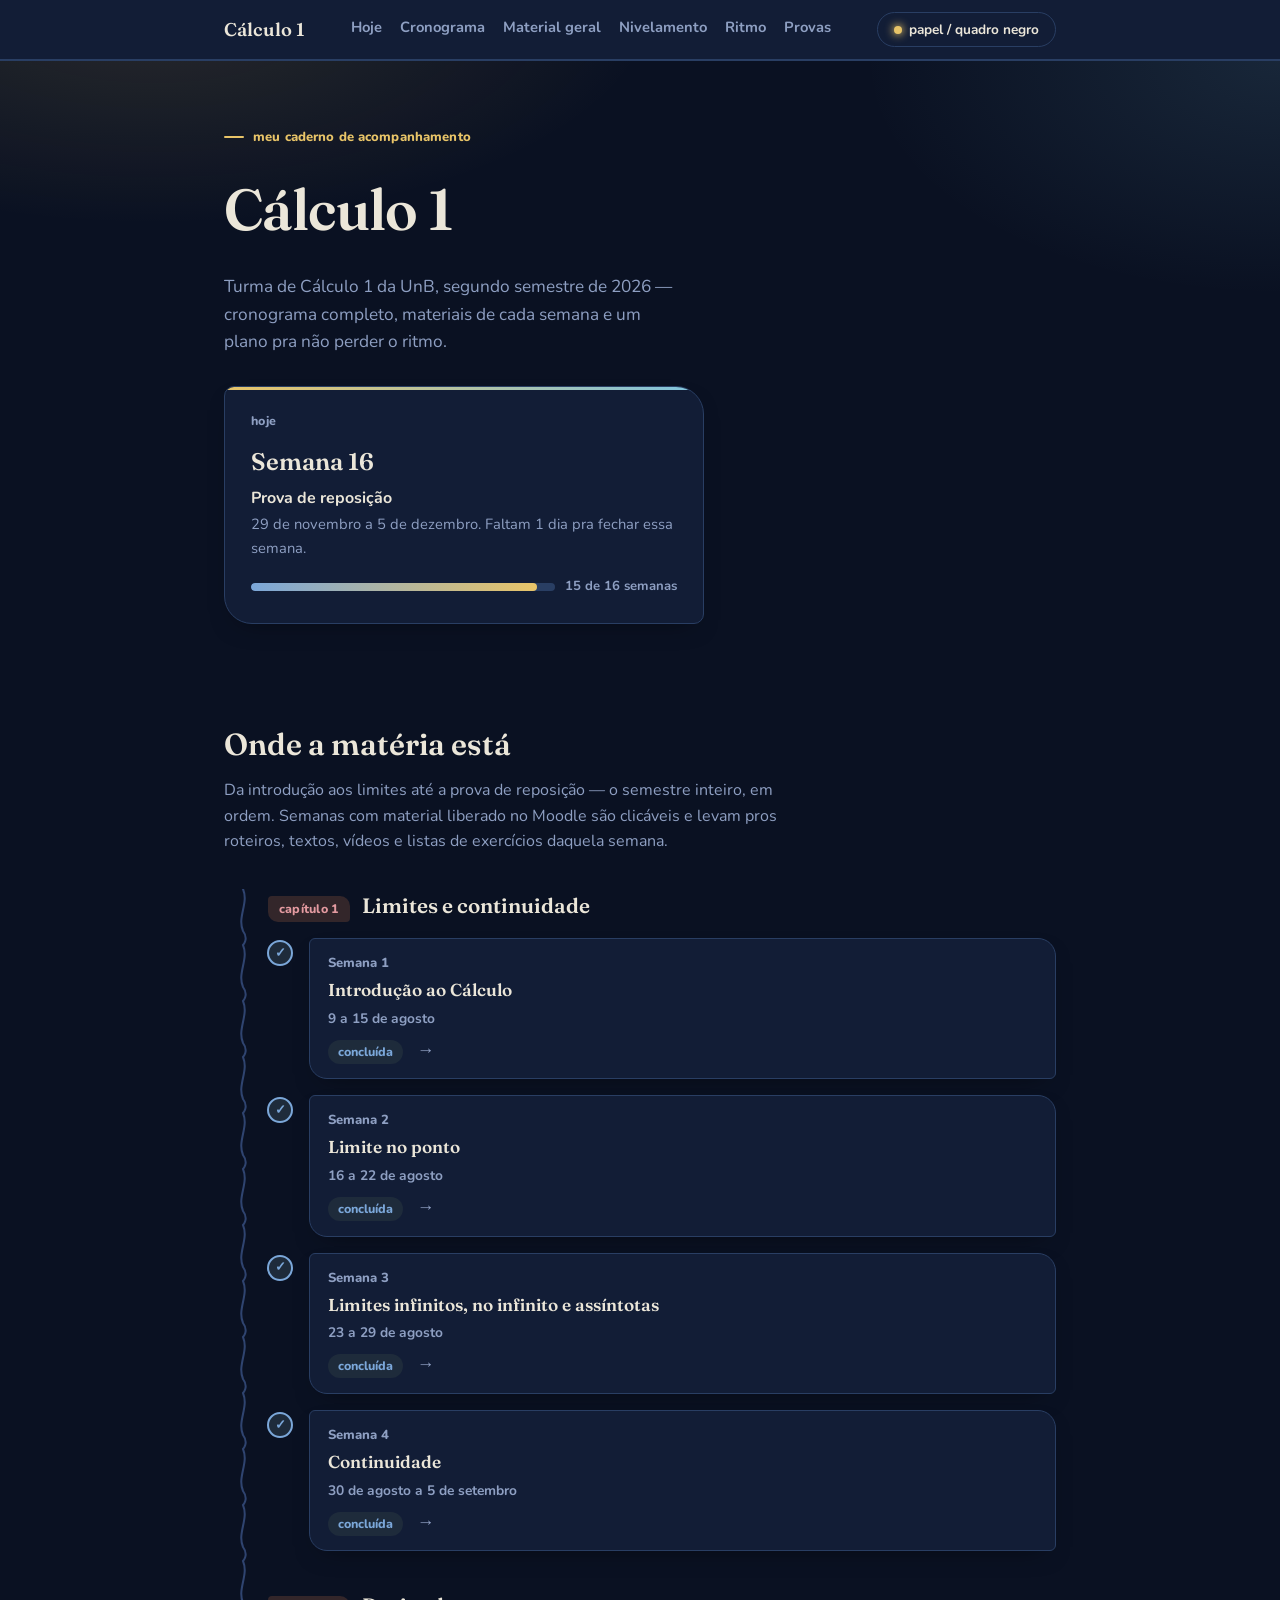
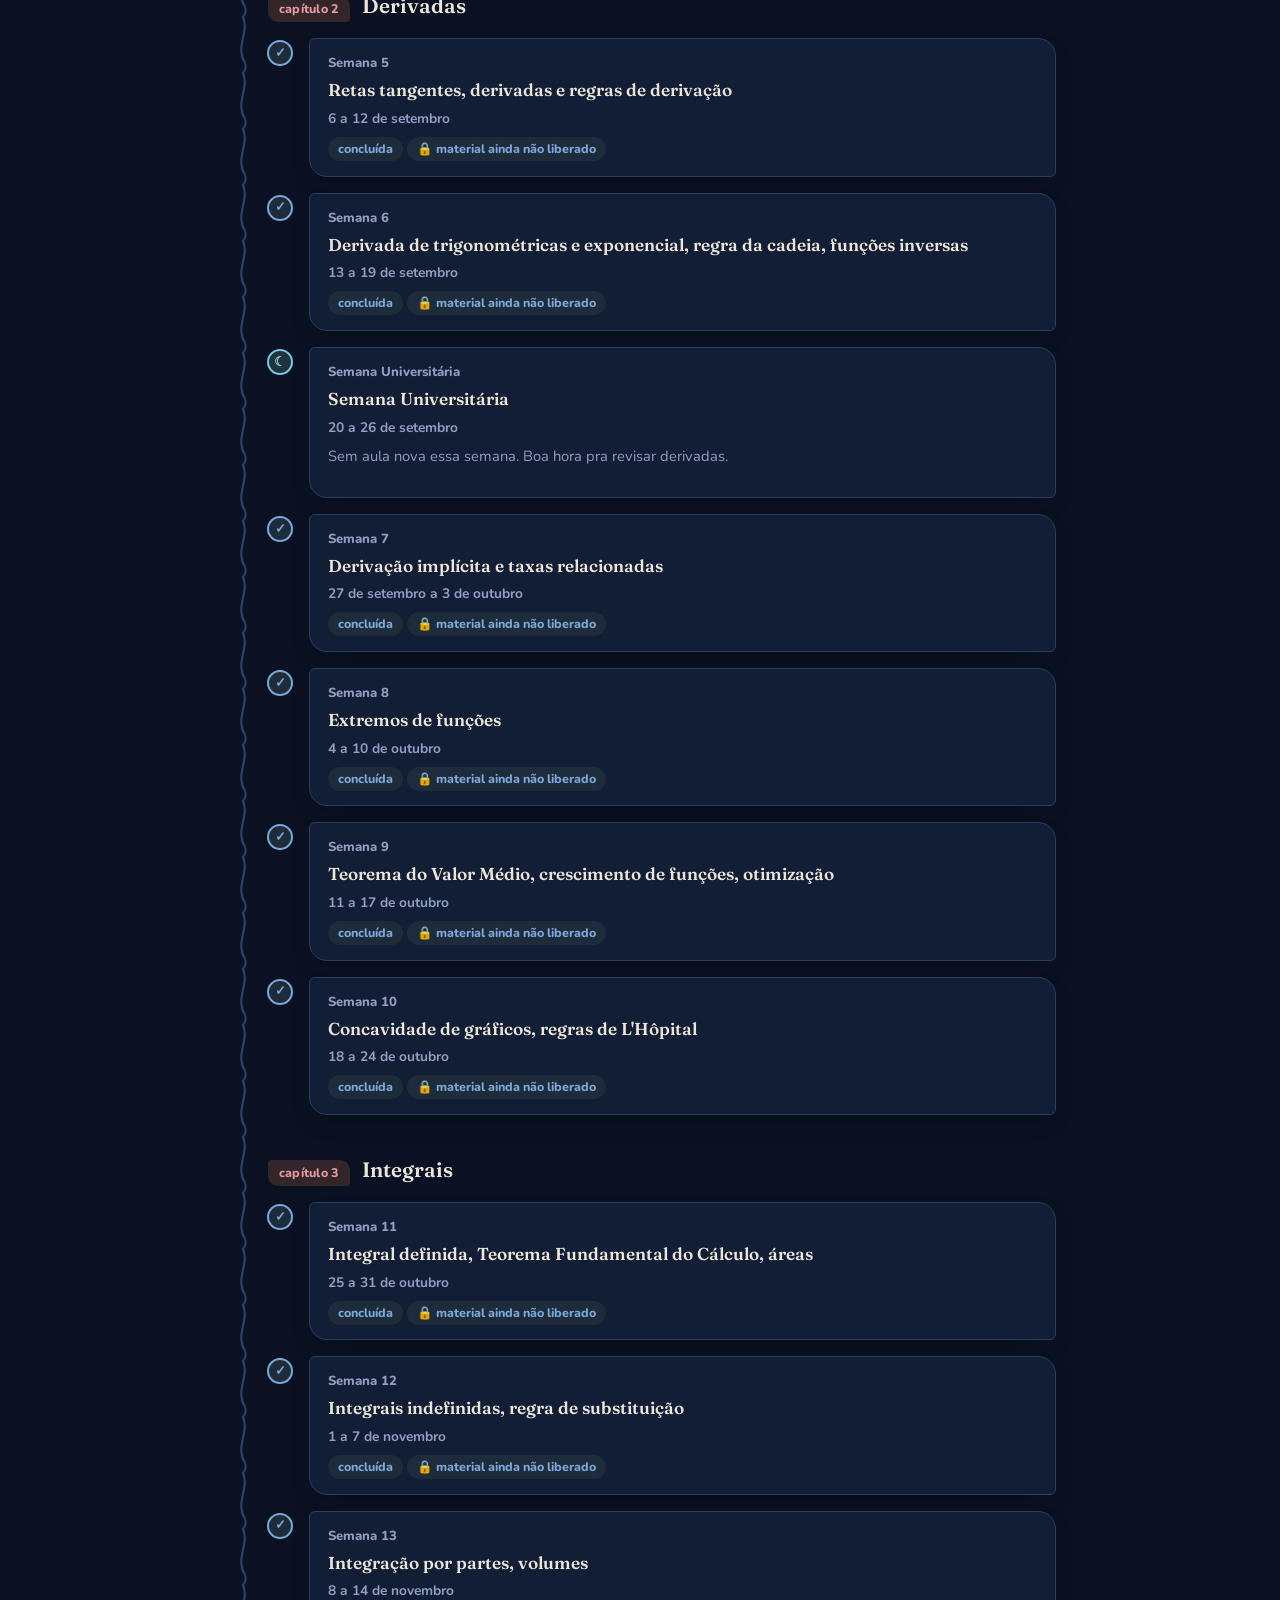
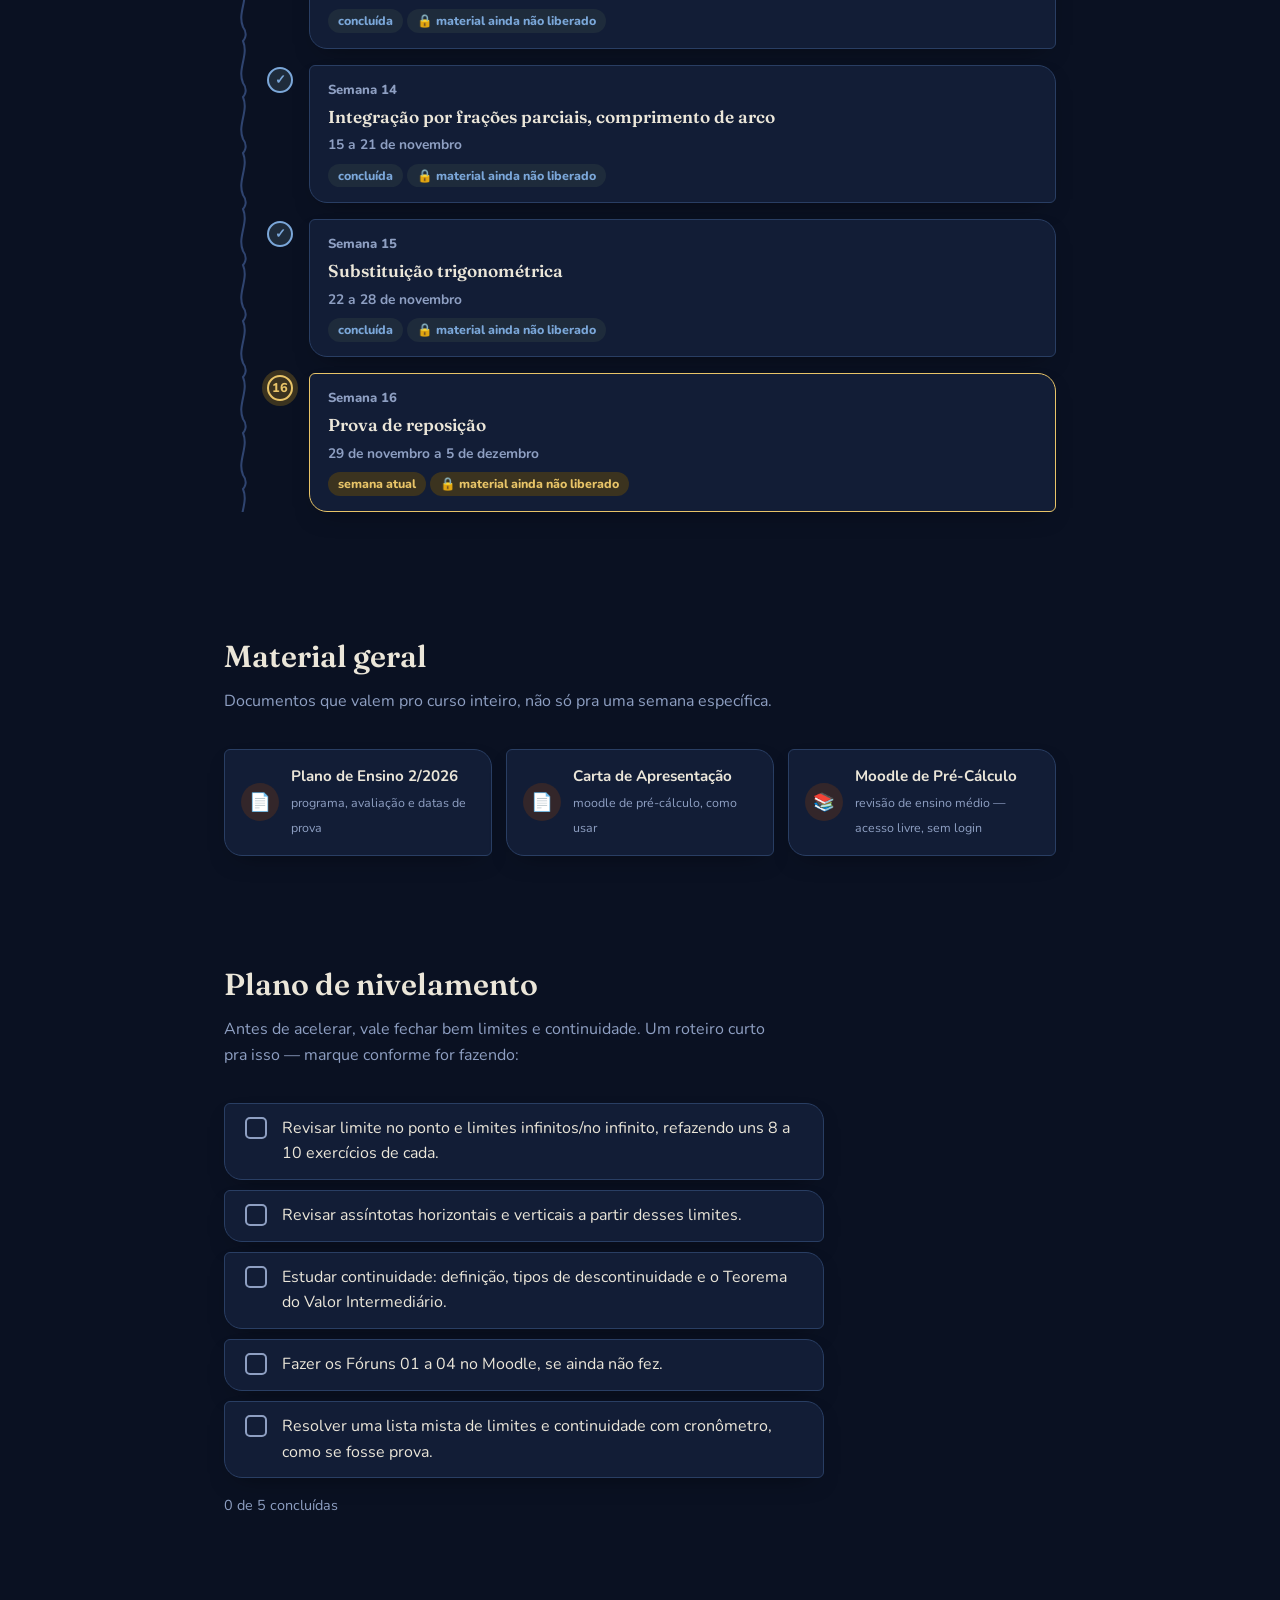
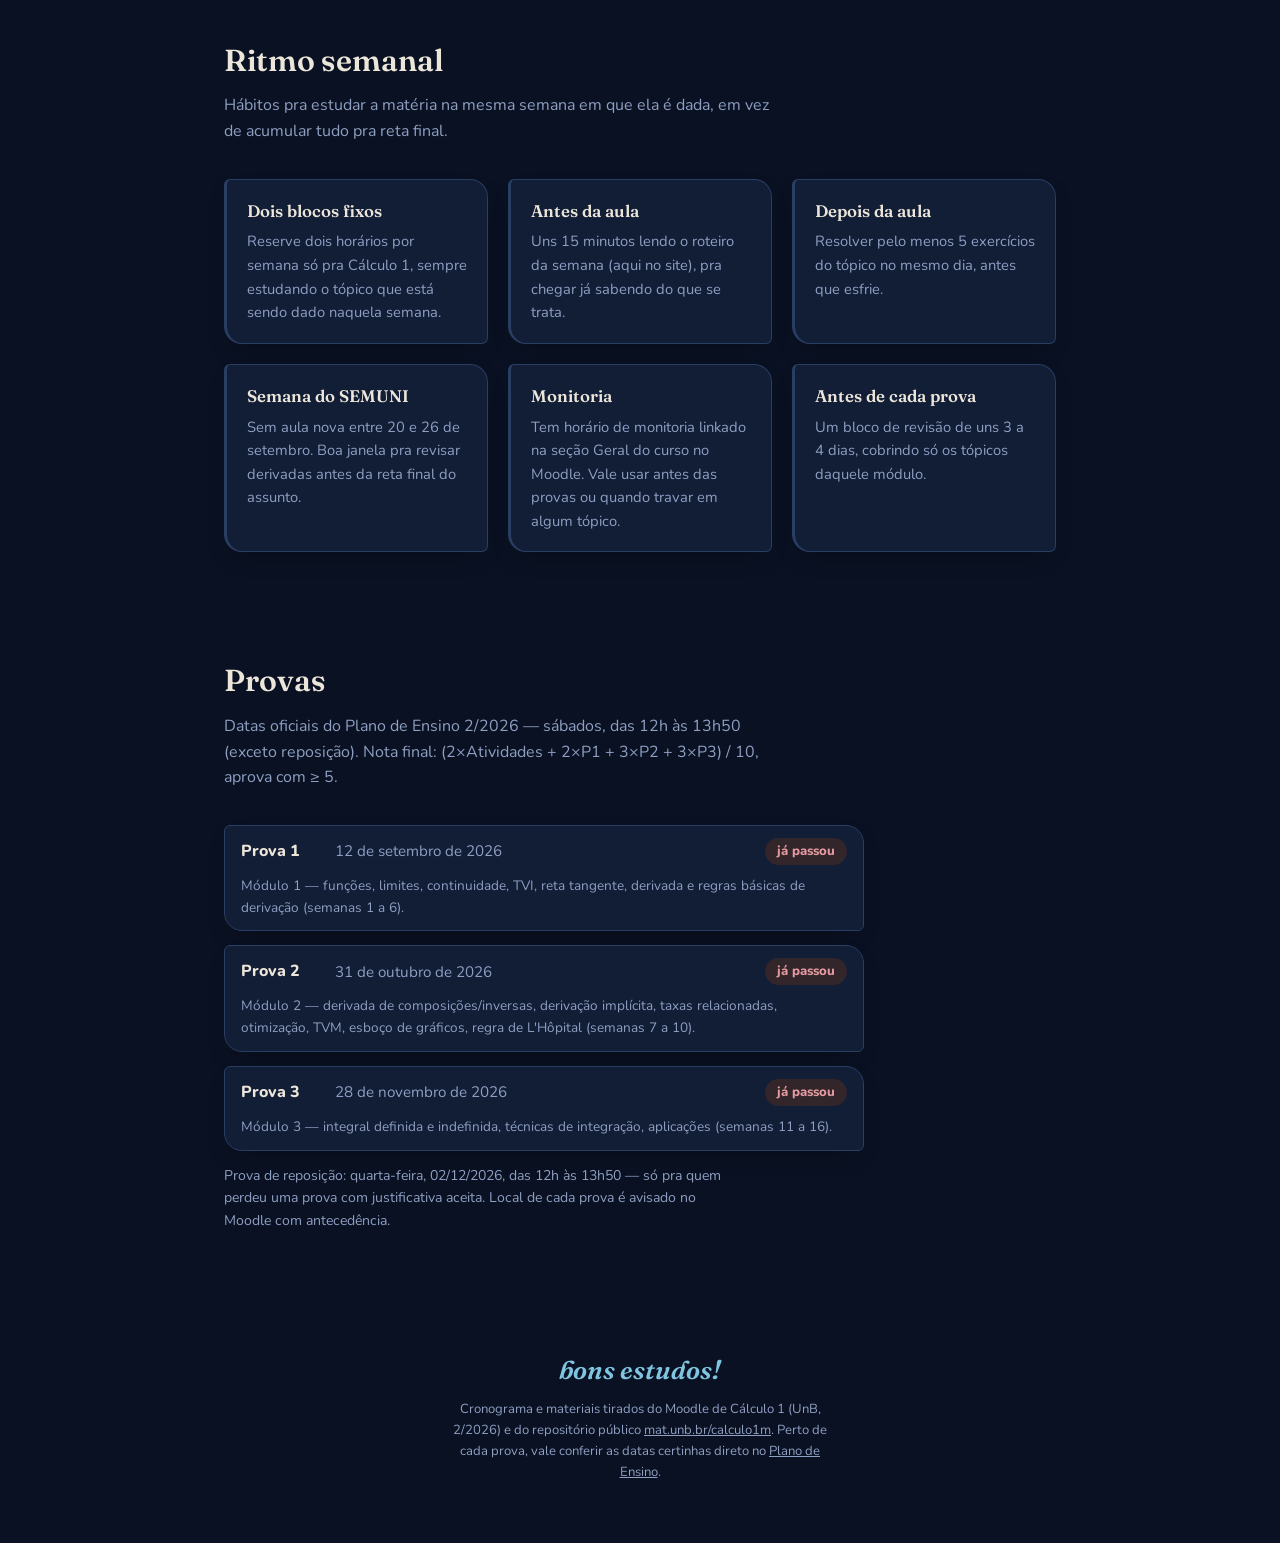
<file: index.html>
<!DOCTYPE html>
<html lang="pt-BR">
<head>
<meta charset="UTF-8">
<meta name="viewport" content="width=device-width, initial-scale=1.0">
<title>Cálculo 1 — caderno de acompanhamento</title>
<meta name="description" content="Cronograma, plano de estudo e materiais do curso de Cálculo 1 da UnB, 2º semestre de 2026.">
<link rel="icon" href="data:image/svg+xml,%3Csvg xmlns='http://www.w3.org/2000/svg' viewBox='0 0 100 100'%3E%3Ctext y='.9em' font-size='90'%3E%E2%88%AB%3C/text%3E%3C/svg%3E">
<link rel="preconnect" href="https://fonts.googleapis.com">
<link rel="preconnect" href="https://fonts.gstatic.com" crossorigin>
<link href="https://fonts.googleapis.com/css2?family=Caveat:wght@500;700&family=Fraunces:opsz,wght@9..144,500;9..144,600;9..144,700&family=Nunito:wght@400;600;700;800&display=swap" rel="stylesheet">
<link rel="stylesheet" href="style.css">
</head>
<body>

<div class="topbar">
  <div class="wrap">
    <a class="brand" href="index.html">Cálculo 1</a>
    <nav class="navlinks">
      <a href="#hoje">Hoje</a>
      <a href="#cronograma">Cronograma</a>
      <a href="#geral">Material geral</a>
      <a href="#nivelamento">Nivelamento</a>
      <a href="#ritmo">Ritmo</a>
      <a href="#provas">Provas</a>
    </nav>
    <button class="theme-toggle" id="themeToggle" type="button" aria-label="Alternar entre papel e quadro negro">papel / quadro negro</button>
  </div>
</div>

<header class="hero" id="hoje">
  <div class="wrap">
    <span class="hero-tag">meu caderno de acompanhamento</span>
    <h1>Cálculo 1</h1>
    <p class="sub">Turma de Cálculo 1 da UnB, segundo semestre de 2026 — cronograma completo, materiais de cada semana e um plano pra não perder o ritmo.</p>

    <div class="status-card" id="statusCard">
      <p class="status-eyebrow">hoje</p>
      <p class="status-week" id="statusWeek">carregando…</p>
      <p class="status-topic" id="statusTopic"></p>
      <p class="status-when" id="statusWhen"></p>
      <div class="progress-row">
        <div class="progress-track"><div class="progress-fill" id="progressFill"></div></div>
        <span class="progress-label" id="progressLabel"></span>
      </div>
    </div>
  </div>
</header>

<main class="wrap">

  <section id="cronograma">
    <div class="section-head">
      <h2>Onde a matéria está</h2>
      <p>Da introdução aos limites até a prova de reposição — o semestre inteiro, em ordem. Semanas com material liberado no Moodle são clicáveis e levam pros roteiros, textos, vídeos e listas de exercícios daquela semana.</p>
    </div>

    <div class="timeline-scroll">
      <ol class="timeline" id="timeline"></ol>
    </div>
  </section>

  <section id="geral">
    <div class="section-head">
      <h2>Material geral</h2>
      <p>Documentos que valem pro curso inteiro, não só pra uma semana específica.</p>
    </div>
    <div class="file-grid">
      <a class="file-card" href="materiais/geral/plano-de-ensino.pdf" target="_blank" rel="noopener">
        <span class="file-icon">📄</span>
        <span class="file-meta">
          <span class="file-title">Plano de Ensino 2/2026</span>
          <span class="file-sub">programa, avaliação e datas de prova</span>
        </span>
      </a>
      <a class="file-card" href="materiais/geral/carta-apresentacao.pdf" target="_blank" rel="noopener">
        <span class="file-icon">📄</span>
        <span class="file-meta">
          <span class="file-title">Carta de Apresentação</span>
          <span class="file-sub">moodle de pré-cálculo, como usar</span>
        </span>
      </a>
      <a class="file-card" href="https://moodle.mat.unb.br/course/view.php?id=92" target="_blank" rel="noopener">
        <span class="file-icon">📚</span>
        <span class="file-meta">
          <span class="file-title">Moodle de Pré-Cálculo</span>
          <span class="file-sub">revisão de ensino médio — acesso livre, sem login</span>
        </span>
      </a>
    </div>
  </section>

  <section id="nivelamento">
    <div class="section-head">
      <h2>Plano de nivelamento</h2>
      <p>Antes de acelerar, vale fechar bem limites e continuidade. Um roteiro curto pra isso — marque conforme for fazendo:</p>
    </div>
    <ul class="checklist" id="checklist">
      <li><input type="checkbox" id="c1"><label for="c1">Revisar limite no ponto e limites infinitos/no infinito, refazendo uns 8 a 10 exercícios de cada.</label></li>
      <li><input type="checkbox" id="c2"><label for="c2">Revisar assíntotas horizontais e verticais a partir desses limites.</label></li>
      <li><input type="checkbox" id="c3"><label for="c3">Estudar continuidade: definição, tipos de descontinuidade e o Teorema do Valor Intermediário.</label></li>
      <li><input type="checkbox" id="c4"><label for="c4">Fazer os Fóruns 01 a 04 no Moodle, se ainda não fez.</label></li>
      <li><input type="checkbox" id="c5"><label for="c5">Resolver uma lista mista de limites e continuidade com cronômetro, como se fosse prova.</label></li>
    </ul>
    <p class="nivel-progress" id="nivelProgress"></p>
  </section>

  <section id="ritmo">
    <div class="section-head">
      <h2>Ritmo semanal</h2>
      <p>Hábitos pra estudar a matéria na mesma semana em que ela é dada, em vez de acumular tudo pra reta final.</p>
    </div>
    <div class="cards-grid">
      <div class="habit-card">
        <h3>Dois blocos fixos</h3>
        <p>Reserve dois horários por semana só pra Cálculo 1, sempre estudando o tópico que está sendo dado naquela semana.</p>
      </div>
      <div class="habit-card">
        <h3>Antes da aula</h3>
        <p>Uns 15 minutos lendo o roteiro da semana (aqui no site), pra chegar já sabendo do que se trata.</p>
      </div>
      <div class="habit-card">
        <h3>Depois da aula</h3>
        <p>Resolver pelo menos 5 exercícios do tópico no mesmo dia, antes que esfrie.</p>
      </div>
      <div class="habit-card">
        <h3>Semana do SEMUNI</h3>
        <p>Sem aula nova entre 20 e 26 de setembro. Boa janela pra revisar derivadas antes da reta final do assunto.</p>
      </div>
      <div class="habit-card">
        <h3>Monitoria</h3>
        <p>Tem horário de monitoria linkado na seção Geral do curso no Moodle. Vale usar antes das provas ou quando travar em algum tópico.</p>
      </div>
      <div class="habit-card">
        <h3>Antes de cada prova</h3>
        <p>Um bloco de revisão de uns 3 a 4 dias, cobrindo só os tópicos daquele módulo.</p>
      </div>
    </div>
  </section>

  <section id="provas">
    <div class="section-head">
      <h2>Provas</h2>
      <p>Datas oficiais do Plano de Ensino 2/2026 — sábados, das 12h às 13h50 (exceto reposição). Nota final: (2×Atividades + 2×P1 + 3×P2 + 3×P3) / 10, aprova com ≥ 5.</p>
    </div>
    <div class="exam-list" id="examList">
      <div class="exam-row" data-exam="p1" data-date="2026-09-12">
        <span class="exam-name">Prova 1</span>
        <span class="exam-date">12 de setembro de 2026</span>
        <span class="exam-chip"></span>
        <span class="exam-covers">Módulo 1 — funções, limites, continuidade, TVI, reta tangente, derivada e regras básicas de derivação (semanas 1 a 6).</span>
      </div>
      <div class="exam-row" data-exam="p2" data-date="2026-10-31">
        <span class="exam-name">Prova 2</span>
        <span class="exam-date">31 de outubro de 2026</span>
        <span class="exam-chip"></span>
        <span class="exam-covers">Módulo 2 — derivada de composições/inversas, derivação implícita, taxas relacionadas, otimização, TVM, esboço de gráficos, regra de L'Hôpital (semanas 7 a 10).</span>
      </div>
      <div class="exam-row" data-exam="p3" data-date="2026-11-28">
        <span class="exam-name">Prova 3</span>
        <span class="exam-date">28 de novembro de 2026</span>
        <span class="exam-chip"></span>
        <span class="exam-covers">Módulo 3 — integral definida e indefinida, técnicas de integração, aplicações (semanas 11 a 16).</span>
      </div>
    </div>
    <p class="exam-hint">Prova de reposição: quarta-feira, 02/12/2026, das 12h às 13h50 — só pra quem perdeu uma prova com justificativa aceita. Local de cada prova é avisado no Moodle com antecedência.</p>
  </section>

</main>

<footer>
  <p class="hand">bons estudos!</p>
  <p>Cronograma e materiais tirados do Moodle de Cálculo 1 (UnB, 2/2026) e do repositório público <a href="http://mat.unb.br/calculo1m/" target="_blank" rel="noopener">mat.unb.br/calculo1m</a>. Perto de cada prova, vale conferir as datas certinhas direto no <a href="materiais/geral/plano-de-ensino.pdf" target="_blank" rel="noopener">Plano de Ensino</a>.</p>
</footer>

<script>
  // cronograma do Moodle (Cálculo 1, UnB 2/2026) — datas em ISO pra calcular o status sozinho
  const CHAPTERS = [
    { tag: 'capítulo 1', title: 'Limites e continuidade', from: 1, to: 4 },
    { tag: 'capítulo 2', title: 'Derivadas', from: 5, to: 10 },
    { tag: 'capítulo 3', title: 'Integrais', from: 11, to: 16 },
  ];

  // semanas com material liberado no Moodle e página própria neste site
  const UNLOCKED_WEEKS = [1, 2, 3, 4];

  const WEEKS = [
    { n:1, start:'2026-08-09', end:'2026-08-15', title:'Introdução ao Cálculo' },
    { n:2, start:'2026-08-16', end:'2026-08-22', title:'Limite no ponto' },
    { n:3, start:'2026-08-23', end:'2026-08-29', title:'Limites infinitos, no infinito e assíntotas' },
    { n:4, start:'2026-08-30', end:'2026-09-05', title:'Continuidade' },
    { n:5, start:'2026-09-06', end:'2026-09-12', title:'Retas tangentes, derivadas e regras de derivação' },
    { n:6, start:'2026-09-13', end:'2026-09-19', title:'Derivada de trigonométricas e exponencial, regra da cadeia, funções inversas' },
    { n:null, start:'2026-09-20', end:'2026-09-26', title:'Semana Universitária', break:true, note:'Sem aula nova essa semana. Boa hora pra revisar derivadas.' },
    { n:7, start:'2026-09-27', end:'2026-10-03', title:'Derivação implícita e taxas relacionadas' },
    { n:8, start:'2026-10-04', end:'2026-10-10', title:'Extremos de funções' },
    { n:9, start:'2026-10-11', end:'2026-10-17', title:'Teorema do Valor Médio, crescimento de funções, otimização' },
    { n:10, start:'2026-10-18', end:'2026-10-24', title:'Concavidade de gráficos, regras de L\'Hôpital' },
    { n:11, start:'2026-10-25', end:'2026-10-31', title:'Integral definida, Teorema Fundamental do Cálculo, áreas' },
    { n:12, start:'2026-11-01', end:'2026-11-07', title:'Integrais indefinidas, regra de substituição' },
    { n:13, start:'2026-11-08', end:'2026-11-14', title:'Integração por partes, volumes' },
    { n:14, start:'2026-11-15', end:'2026-11-21', title:'Integração por frações parciais, comprimento de arco' },
    { n:15, start:'2026-11-22', end:'2026-11-28', title:'Substituição trigonométrica' },
    { n:16, start:'2026-11-29', end:'2026-12-05', title:'Prova de reposição' },
  ];

  function fmt(d){ return `${d.getDate()} de ${['janeiro','fevereiro','março','abril','maio','junho','julho','agosto','setembro','outubro','novembro','dezembro'][d.getMonth()]}`; }
  function fmtRange(s,e){
    const a = new Date(s+'T00:00:00'), b = new Date(e+'T00:00:00');
    if(a.getMonth() === b.getMonth()) return `${a.getDate()} a ${fmt(b)}`;
    return `${fmt(a)} a ${fmt(b)}`;
  }
  function statusOf(w, today){
    const s = new Date(w.start+'T00:00:00'), e = new Date(w.end+'T23:59:59');
    if(today < s) return 'upcoming';
    if(today > e) return 'done';
    return 'current';
  }

  function render(){
    const today = new Date();
    const timeline = document.getElementById('timeline');
    timeline.innerHTML = '';

    let currentWeek = null;
    let doneCount = 0;

    WEEKS.forEach(w => {
      const startsChapter = CHAPTERS.find(ch => w.n === ch.from);
      if(startsChapter){
        const chapterEl = document.createElement('li');
        chapterEl.className = 'chapter';
        chapterEl.innerHTML = `<span class="chapter-tag">${startsChapter.tag}</span><h3>${startsChapter.title}</h3>`;
        timeline.appendChild(chapterEl);
      }
      appendWeek(w);
    });

    function appendWeek(w){
      const st = statusOf(w, today);
      if(st === 'done' && !w.break) doneCount++;
      if(st === 'current') currentWeek = w;

      const unlocked = w.n !== null && UNLOCKED_WEEKS.includes(w.n);
      const li = document.createElement('li');
      li.className = 'week-node is-' + (w.break ? 'break' : st);

      const cardTag = unlocked ? 'a' : 'div';
      const cardHref = unlocked ? ` href="semanas/semana-${w.n}.html"` : '';

      let tagHtml = '';
      if(st==='done' && !w.break) tagHtml = '<span class="week-tag">concluída</span>';
      if(st==='current') tagHtml = `<span class="week-tag">${w.break ? 'semana atual' : 'semana atual'}</span>`;
      if(!unlocked && w.n !== null) tagHtml += ' <span class="week-tag is-locked">🔒 material ainda não liberado</span>';

      li.innerHTML = `
        <span class="node-dot">${w.break ? '☾' : (st==='done' ? '✓' : (w.n ?? ''))}</span>
        <${cardTag} class="week-card"${cardHref}>
          <p class="week-label">${w.break ? 'Semana Universitária' : ('Semana ' + w.n)}</p>
          <h4 class="week-title">${w.title}</h4>
          <p class="week-when">${fmtRange(w.start, w.end)}</p>
          ${tagHtml}
          ${w.break ? `<p class="week-note">${w.note}</p>` : ''}
          ${unlocked ? '<span class="week-arrow">→</span>' : ''}
        </${cardTag}>`;
      timeline.appendChild(li);
    }

    const totalWeeks = WEEKS.filter(w => w.n !== null).length;
    const statusWeek = document.getElementById('statusWeek');
    const statusTopic = document.getElementById('statusTopic');
    const statusWhen = document.getElementById('statusWhen');
    const progressFill = document.getElementById('progressFill');
    const progressLabel = document.getElementById('progressLabel');

    if(currentWeek){
      statusWeek.textContent = currentWeek.break ? 'Semana Universitária' : ('Semana ' + currentWeek.n);
      statusTopic.textContent = currentWeek.break ? currentWeek.note : currentWeek.title;
      const end = new Date(currentWeek.end+'T23:59:59');
      const days = Math.max(0, Math.ceil((end - today) / 86400000));
      statusWhen.textContent = `${fmtRange(currentWeek.start, currentWeek.end)}. Faltam ${days} dia${days===1?'':'s'} pra fechar essa semana.`;
    } else if(today < new Date(WEEKS[0].start+'T00:00:00')){
      statusWeek.textContent = 'Ainda não começou';
      statusTopic.textContent = WEEKS[0].title;
      statusWhen.textContent = 'Primeira semana: ' + fmtRange(WEEKS[0].start, WEEKS[0].end);
    } else {
      statusWeek.textContent = 'Semestre encerrado';
      statusTopic.textContent = 'Prova de reposição já passou';
      statusWhen.textContent = '';
    }

    const pct = Math.round((doneCount / totalWeeks) * 100);
    progressFill.style.width = pct + '%';
    progressLabel.textContent = `${doneCount} de ${totalWeeks} semanas`;
  }

  render();

  // nivelamento — checklist com localStorage
  const checklist = document.getElementById('checklist');
  const boxes = checklist.querySelectorAll('input[type="checkbox"]');
  function updateNivelProgress(){
    const done = [...boxes].filter(b => b.checked).length;
    document.getElementById('nivelProgress').textContent = `${done} de ${boxes.length} concluídas`;
  }
  boxes.forEach(b => {
    const saved = localStorage.getItem('calc1-nivel-' + b.id);
    if(saved === '1'){ b.checked = true; b.closest('li').classList.add('done'); }
    b.addEventListener('change', () => {
      localStorage.setItem('calc1-nivel-' + b.id, b.checked ? '1' : '0');
      b.closest('li').classList.toggle('done', b.checked);
      updateNivelProgress();
    });
  });
  updateNivelProgress();

  // provas — contagem regressiva a partir da data oficial
  document.querySelectorAll('.exam-row').forEach(row => {
    const chip = row.querySelector('.exam-chip');
    const target = new Date(row.dataset.date+'T00:00:00');
    const today = new Date(); today.setHours(0,0,0,0);
    const days = Math.round((target - today) / 86400000);
    if(days > 0) chip.textContent = `faltam ${days} dia${days===1?'':'s'}`;
    else if(days === 0) chip.textContent = 'é hoje';
    else chip.textContent = 'já passou';
  });

  // tema papel / quadro negro
  const toggle = document.getElementById('themeToggle');
  const root = document.documentElement;
  const savedTheme = localStorage.getItem('calc1-theme') || 'dark';
  root.setAttribute('data-theme', savedTheme);
  toggle.addEventListener('click', () => {
    const current = root.getAttribute('data-theme') || (matchMedia('(prefers-color-scheme: dark)').matches ? 'dark' : 'light');
    const next = current === 'dark' ? 'light' : 'dark';
    root.setAttribute('data-theme', next);
    localStorage.setItem('calc1-theme', next);
  });
</script>
<script src="glossario.js"></script>
</body>
</html>
</file>
<file: style.css>
/* tema padrão: quadro-negro — giz sobre ardósia, a identidade da sala de aula */
:root{
  --paper:#0A1122;
  --paper-raised:#121D36;
  --ink:#EBE6D9;
  --ink-soft:#8E9FC2;
  --rule:#293E63;
  --margin:#7C93BE;
  --lilac:#7FC4E0;
  --lilac-soft:#1E333B;
  --rose:#E39AA0;
  --rose-soft:#33262A;
  --sage:#7BA7D9;
  --sage-soft:#1E2B3B;
  --gold:#E8C468;
  --gold-soft:#3B331F;
  --shadow:0 10px 26px -14px rgba(0,0,0,.55);
  --radius-panel:10px 28px 10px 28px;
  --radius-card:6px 18px 6px 18px;
  --radius-chip:4px 10px 4px 10px;
  --spine-svg:url("data:image/svg+xml,%3Csvg xmlns='http://www.w3.org/2000/svg' width='14' height='56'%3E%3Cpath d='M7,0 C13,14 1,28 7,42 C13,50 7,56 7,56' fill='none' stroke='%232f4470' stroke-width='2' stroke-linecap='round'/%3E%3C/svg%3E");
}
/* tema alternativo: papel — pra quem prefere claro */
:root[data-theme="light"]{
  --paper:#FAF5EA;
  --paper-raised:#FFFCF6;
  --ink:#332E27;
  --ink-soft:#6D6759;
  --rule:#D8CFBC;
  --margin:#C9A227;
  --lilac:#3E7C99;
  --lilac-soft:#E3EEF2;
  --rose:#B85D66;
  --rose-soft:#F5E6E4;
  --sage:#3A6EA5;
  --sage-soft:#E3EAF3;
  --gold:#A6791E;
  --gold-soft:#F3E8CC;
  --shadow:0 10px 22px -14px rgba(51,46,39,.25);
  --spine-svg:url("data:image/svg+xml,%3Csvg xmlns='http://www.w3.org/2000/svg' width='14' height='56'%3E%3Cpath d='M7,0 C13,14 1,28 7,42 C13,50 7,56 7,56' fill='none' stroke='%23cabb9e' stroke-width='2' stroke-linecap='round'/%3E%3C/svg%3E");
}
@media (prefers-color-scheme: light){
  :root:not([data-theme="dark"]){
    --paper:#FAF5EA; --paper-raised:#FFFCF6; --ink:#332E27; --ink-soft:#6D6759;
    --rule:#D8CFBC; --margin:#C9A227; --lilac:#3E7C99; --lilac-soft:#E3EEF2;
    --rose:#B85D66; --rose-soft:#F5E6E4; --sage:#3A6EA5; --sage-soft:#E3EAF3;
    --gold:#A6791E; --gold-soft:#F3E8CC; --shadow:0 10px 22px -14px rgba(51,46,39,.25);
    --spine-svg:url("data:image/svg+xml,%3Csvg xmlns='http://www.w3.org/2000/svg' width='14' height='56'%3E%3Cpath d='M7,0 C13,14 1,28 7,42 C13,50 7,56 7,56' fill='none' stroke='%23cabb9e' stroke-width='2' stroke-linecap='round'/%3E%3C/svg%3E");
  }
}

*{box-sizing:border-box;}
html{scroll-behavior:smooth;}
@media (prefers-reduced-motion: reduce){ html{scroll-behavior:auto;} *{animation-duration:.001s !important; transition-duration:.001s !important;} }

body{
  margin:0;
  background:var(--paper);
  color:var(--ink);
  font-family:'Nunito',sans-serif;
  line-height:1.6;
  -webkit-font-smoothing:antialiased;
  transition:background-color .4s ease, color .4s ease;
}
body, .topbar, .status-card, .week-card, .habit-card, .checklist li,
.exam-row, .file-card, .video-card, .widget-box, .example-box, .qa-box,
.lesson, .callout, .theme-toggle{
  transition:background-color .4s ease, border-color .4s ease, color .4s ease, box-shadow .4s ease;
}
h1,h2,h3,h4{
  font-family:'Fraunces',serif;
  font-weight:600;
  margin:0 0 .3em;
  color:var(--ink);
}
a{color:var(--lilac);}
p{margin:0 0 1em;}
.hand{font-family:'Fraunces',serif; font-style:italic; font-weight:600;}

.wrap{max-width:880px;margin:0 auto;padding:0 24px;}

/* nav */
.topbar{
  position:sticky; top:0; z-index:20;
  background:var(--paper-raised);
  border-bottom:2px solid var(--rule);
  backdrop-filter:blur(4px);
}
.topbar .wrap{display:flex;align-items:center;justify-content:space-between;padding-top:12px;padding-bottom:12px;gap:16px;flex-wrap:wrap;}
.brand{font-family:'Fraunces',serif;font-weight:600;font-size:1.15rem;text-decoration:none;color:var(--ink);}
.navlinks{display:flex;gap:18px;flex-wrap:wrap;font-weight:700;font-size:.92rem;}
.navlinks a{color:var(--ink-soft);text-decoration:none;border-bottom:2px solid transparent;padding-bottom:2px;}
.navlinks a:hover, .navlinks a:focus-visible{color:var(--ink);border-color:var(--gold);}
.theme-toggle{
  border:1px solid var(--rule); background:var(--paper-raised); color:var(--ink);
  border-radius:999px; padding:7px 16px; font-family:'Nunito',sans-serif; font-weight:700;
  font-size:.85rem; cursor:pointer; display:inline-flex; align-items:center; gap:7px;
}
.theme-toggle::before{
  content:""; width:8px; height:8px; border-radius:50%;
  background:var(--gold); box-shadow:0 0 8px 1px var(--gold);
}
.theme-toggle:hover{border-color:var(--gold); color:var(--gold);}

/* breadcrumb (week pages) */
.breadcrumb{
  display:flex; align-items:center; gap:8px; flex-wrap:wrap;
  font-size:.88rem; font-weight:700; color:var(--ink-soft); margin:22px 0 6px;
}
.breadcrumb a{color:var(--ink-soft); text-decoration:none; border-bottom:2px solid transparent;}
.breadcrumb a:hover{color:var(--ink); border-color:var(--gold);}
.breadcrumb .sep{opacity:.5;}
.breadcrumb .current{color:var(--ink);}

/* hero */
.hero{
  position:relative;
  padding:60px 0 44px;
  overflow:hidden;
}
.hero::before{
  content:"";
  position:absolute; inset:0;
  background:
    radial-gradient(ellipse 720px 320px at 12% -10%, color-mix(in srgb, var(--gold) 14%, transparent), transparent 70%),
    radial-gradient(ellipse 640px 360px at 100% 0%, color-mix(in srgb, var(--lilac) 12%, transparent), transparent 65%);
  pointer-events:none;
}
.hero-tag{
  display:inline-flex; align-items:center; gap:9px;
  font-family:'Nunito',sans-serif; font-size:.82rem; font-weight:800;
  letter-spacing:.01em;
  color:var(--gold);
  margin-bottom:16px;
  position:relative; z-index:1;
}
.hero-tag::before{ content:""; width:20px; height:2px; background:var(--gold); border-radius:2px; }
.hero h1{font-size:clamp(2.4rem,6vw,3.6rem); letter-spacing:-.015em; position:relative; z-index:1;}
.hero .sub{font-size:1.08rem; color:var(--ink-soft); max-width:46ch; position:relative; z-index:1;}

.status-card{
  margin-top:30px;
  background:var(--paper-raised);
  border:1px solid var(--rule);
  border-radius:var(--radius-panel, 10px 28px 10px 28px);
  padding:24px 26px 26px;
  box-shadow:var(--shadow);
  max-width:480px;
  position:relative;
  z-index:1;
  overflow:hidden;
}
.status-card::before{
  content:"";
  position:absolute; top:0; left:0; right:0; height:3px;
  background:linear-gradient(90deg,var(--gold),var(--lilac));
}
.status-eyebrow{font-family:'Nunito',sans-serif;font-size:.78rem;font-weight:800;letter-spacing:.03em;color:var(--ink-soft);}
.status-week{font-family:'Fraunces',serif;font-size:1.5rem;font-weight:600;margin:4px 0 4px;}
.status-topic{font-weight:700;margin-bottom:2px;}
.status-when{color:var(--ink-soft);font-size:.92rem;margin-bottom:16px;}
.progress-row{display:flex;align-items:center;gap:10px;}
.progress-track{flex:1;height:8px;border-radius:99px;background:var(--rule);overflow:hidden;}
.progress-fill{height:100%;border-radius:99px;background:linear-gradient(90deg,var(--sage),var(--gold));width:0%;transition:width 1s ease;}
.progress-label{font-size:.82rem;color:var(--ink-soft);white-space:nowrap;font-weight:700;}

/* generic section */
section{padding:52px 0;}
.section-head{max-width:56ch;margin-bottom:34px;}
.section-head h2{font-size:1.9rem;}
.section-head p{color:var(--ink-soft);}

/* timeline */
.timeline{list-style:none;margin:0;padding:0;position:relative;}
.timeline-scroll{position:relative;padding-left:44px;}
.timeline-scroll::before{
  content:""; position:absolute; left:12px; top:0; bottom:0; width:14px;
  background-image:var(--spine-svg); background-repeat:repeat-y; background-position:top center;
}
.chapter{
  display:flex; align-items:baseline; gap:12px;
  margin:38px 0 16px; position:relative;
}
.chapter:first-child{margin-top:6px;}
.chapter-tag{
  font-family:'Nunito',sans-serif; font-size:.78rem; font-weight:800; letter-spacing:.02em; color:var(--rose);
  background:var(--rose-soft); padding:3px 11px; border-radius:var(--radius-chip, 4px 10px 4px 10px);
}
.chapter h3{font-size:1.3rem; margin:0;}

.week-node{position:relative; margin:0 0 16px; display:flex; align-items:flex-start; gap:16px;}
.node-dot{
  flex:0 0 auto; width:26px; height:26px; border-radius:50%;
  background:var(--paper); border:2.5px solid var(--rule);
  display:flex; align-items:center; justify-content:center;
  margin-left:-1px; margin-top:2px;
  font-size:.8rem; font-weight:800; color:var(--ink-soft);
  z-index:1;
}
.week-node.is-done .node-dot{border-color:var(--sage); color:var(--sage); background:var(--sage-soft);}
.week-node.is-current .node-dot{border-color:var(--gold); color:var(--gold); background:var(--gold-soft); box-shadow:0 0 0 5px var(--gold-soft);}
.week-node.is-break .node-dot{border-color:var(--lilac); color:var(--lilac); background:var(--lilac-soft);}

.week-card{
  flex:1; background:var(--paper-raised); border:1px solid var(--rule);
  border-radius:var(--radius-card, 6px 18px 6px 18px); padding:14px 18px; box-shadow:var(--shadow);
  text-decoration:none; display:block; color:var(--ink);
  transition:border-color .15s ease, transform .15s ease, box-shadow .15s ease;
}
a.week-card:hover, a.week-card:focus-visible{border-color:var(--gold); transform:translateY(-2px); box-shadow:0 14px 28px -16px rgba(0,0,0,.5);}
.week-node.is-current .week-card{border-color:var(--gold);}
.week-label{font-size:.82rem; font-weight:800; color:var(--ink-soft); margin-bottom:2px;}
.week-title{font-family:'Fraunces',serif; font-weight:600; font-size:1.08rem; margin:0 0 4px;}
.week-when{font-family:'Nunito',sans-serif; font-size:.86rem; font-weight:700; color:var(--ink-soft); margin-bottom:6px;}
.week-tag{
  display:inline-flex; align-items:center; gap:5px;
  font-size:.78rem; font-weight:800; padding:2px 10px; border-radius:99px;
}
.is-done .week-tag{background:var(--sage-soft); color:var(--sage);}
.is-current .week-tag{background:var(--gold-soft); color:var(--gold);}
.is-break .week-tag{background:var(--lilac-soft); color:var(--lilac);}
.is-locked .week-tag{background:var(--rule); color:var(--ink-soft);}
.week-note{font-size:.92rem; color:var(--ink-soft); margin-top:6px;}
.week-arrow{margin-left:auto; padding-left:10px; font-size:1.1rem; color:var(--ink-soft); align-self:center;}

/* nivelamento */
.checklist{list-style:none; margin:0; padding:0; display:flex; flex-direction:column; gap:10px; max-width:60ch;}
.checklist li{
  display:flex; align-items:flex-start; gap:12px;
  background:var(--paper-raised); border:1px solid var(--rule); border-radius:var(--radius-card, 6px 18px 6px 18px);
  padding:12px 16px; box-shadow:var(--shadow);
}
.checklist input[type="checkbox"]{
  appearance:none; width:22px; height:22px; flex:0 0 auto; margin-top:1px;
  border:2px solid var(--ink-soft); border-radius:5px; cursor:pointer; position:relative;
}
.checklist input[type="checkbox"]:checked{border-color:var(--sage); background:var(--sage-soft);}
.checklist input[type="checkbox"]:checked::after{
  content:""; position:absolute; left:4px; top:0px; width:7px; height:12px;
  border-right:3px solid var(--sage); border-bottom:3px solid var(--sage); transform:rotate(40deg);
}
.checklist label{cursor:pointer;}
.checklist li.done label{color:var(--ink-soft); text-decoration:line-through; text-decoration-color:var(--sage);}
.nivel-progress{margin-top:16px; font-size:.9rem; color:var(--ink-soft);}

/* ritmo */
.cards-grid{display:grid; grid-template-columns:repeat(auto-fit,minmax(230px,1fr)); gap:20px;}
.habit-card{
  background:var(--paper-raised); border:1px solid var(--rule);
  border-radius:var(--radius-card, 6px 18px 6px 18px); padding:18px 20px; box-shadow:var(--shadow);
  border-left:3px solid var(--rule);
  transition:border-color .15s ease;
}
.habit-card:hover{border-left-color:var(--gold);}
.habit-card h3{font-size:1.05rem; margin-bottom:6px;}
.habit-card p{font-size:.92rem; color:var(--ink-soft); margin:0;}

/* provas */
.exam-list{display:flex; flex-direction:column; gap:14px; max-width:64ch;}
.exam-row{
  display:flex; align-items:center; gap:14px; flex-wrap:wrap;
  background:var(--paper-raised); border:1px solid var(--rule);
  border-radius:var(--radius-card, 6px 18px 6px 18px); padding:12px 16px; box-shadow:var(--shadow);
}
.exam-name{font-weight:800; min-width:80px;}
.exam-date{color:var(--ink-soft); font-size:.95rem;}
.exam-chip{font-size:.82rem; font-weight:800; padding:3px 12px; border-radius:99px; background:var(--rose-soft); color:var(--rose); margin-left:auto;}
.exam-hint{font-size:.88rem; color:var(--ink-soft); margin-top:14px; max-width:64ch;}
.exam-covers{font-size:.85rem; color:var(--ink-soft); width:100%; margin-top:-4px;}

footer{padding:44px 0 60px; text-align:center;}
footer .hand{font-size:1.6rem; color:var(--lilac);}
footer p{font-size:.82rem; color:var(--ink-soft); max-width:50ch; margin:8px auto 0;}
footer a{color:var(--ink-soft);}

:focus-visible{outline:3px solid var(--gold); outline-offset:2px;}

/* ---- week material pages ---- */
.material-section{margin-bottom:44px;}
.material-section h2{font-size:1.4rem; display:flex; align-items:center; gap:10px;}
.material-section .count{
  font-size:.75rem; font-weight:800; color:var(--ink-soft);
  background:var(--rule); padding:2px 10px; border-radius:99px;
}
.material-intro{color:var(--ink-soft); font-size:.95rem; margin-top:-8px; margin-bottom:18px; max-width:64ch;}

.file-grid{display:grid; grid-template-columns:repeat(auto-fill,minmax(260px,1fr)); gap:14px;}
.file-card{
  display:flex; align-items:center; gap:12px;
  background:var(--paper-raised); border:1px solid var(--rule);
  border-radius:var(--radius-card, 6px 18px 6px 18px); padding:14px 16px; box-shadow:var(--shadow);
  text-decoration:none; color:var(--ink);
  transition:border-color .15s ease, transform .15s ease;
}
.file-card:hover, .file-card:focus-visible{border-color:var(--gold); transform:translateY(-1px);}
.file-icon{
  flex:0 0 auto; width:38px; height:38px; border-radius:50%;
  display:flex; align-items:center; justify-content:center;
  background:var(--rose-soft); color:var(--rose); font-size:1.1rem;
}
.file-icon.solucao{background:var(--sage-soft); color:var(--sage);}
.file-meta{min-width:0;}
.file-title{font-weight:700; font-size:.95rem; margin-bottom:1px; overflow-wrap:anywhere;}
.file-sub{font-size:.78rem; color:var(--ink-soft);}

.video-grid{display:grid; grid-template-columns:repeat(auto-fit,minmax(280px,1fr)); gap:20px;}
.video-card{
  background:var(--paper-raised); border:1px solid var(--rule);
  border-radius:var(--radius-card, 6px 18px 6px 18px); padding:12px; box-shadow:var(--shadow);
}
.video-embed{position:relative; width:100%; padding-top:56.25%; border-radius:4px 12px 4px 12px; overflow:hidden; background:#000;}
.video-embed iframe{position:absolute; inset:0; width:100%; height:100%; border:0;}
.video-title{font-weight:700; font-size:.92rem; margin:10px 2px 2px;}

.week-footer-nav{
  display:flex; justify-content:space-between; align-items:center; gap:16px;
  margin-top:20px; padding-top:24px; border-top:2px solid var(--rule); flex-wrap:wrap;
}
.week-footer-nav a{
  font-weight:800; font-size:.9rem; text-decoration:none; color:var(--ink);
  border:2px solid var(--rule); border-radius:99px; padding:8px 18px;
}
.week-footer-nav a:hover{border-color:var(--gold);}
.week-footer-nav a.disabled{opacity:.4; pointer-events:none;}

.callout{
  background:var(--gold-soft); border:1px solid var(--gold); color:var(--ink);
  border-radius:var(--radius-card, 6px 18px 6px 18px); padding:14px 18px; font-size:.92rem; margin-bottom:32px;
  border-left:3px solid var(--gold);
}

@media (max-width:640px){
  .hero::before{left:36px;}
  .status-card{max-width:100%;}
}

/* ---- aula interativa ---- */
.lesson{
  background:var(--paper-raised); border:1px solid var(--rule);
  border-radius:var(--radius-panel, 10px 28px 10px 28px); box-shadow:var(--shadow);
  padding:8px 28px 28px; margin-bottom:48px;
}
.lesson-open{
  display:flex; align-items:center; gap:12px; margin:20px 0 6px;
}
.lesson-open .hero-tag{margin-bottom:0;}
.lesson h2.lesson-title{font-size:1.7rem; margin-top:6px;}
.lesson-lede{color:var(--ink-soft); font-size:1rem; max-width:66ch;}
.lesson-block{margin:34px 0;}
.lesson-block h3{
  font-size:1.2rem; display:flex; align-items:center; gap:10px;
  border-bottom:2px solid var(--rule); padding-bottom:8px; margin-bottom:14px;
}
.lesson-block h3 .step-num{
  flex:0 0 auto; width:28px; height:28px; border-radius:50%;
  background:var(--gold-soft); color:var(--gold); border:1.5px solid var(--gold);
  display:flex; align-items:center; justify-content:center; font-size:.85rem; font-weight:800;
}
.lesson p{max-width:70ch;}
.lesson .katex-display{margin:1em 0; overflow-x:auto; overflow-y:hidden; padding:2px 0;}

.example-box{
  background:var(--rose-soft); border:1px solid var(--rose);
  border-radius:var(--radius-card, 6px 18px 6px 18px); padding:16px 20px; margin:16px 0;
  border-left:3px solid var(--rose);
}
.example-box .label{font-family:'Nunito',sans-serif; font-size:.78rem; font-weight:800; letter-spacing:.02em; color:var(--rose);}

.widget-box{
  background:var(--paper); border:1px solid var(--rule);
  border-radius:var(--radius-panel, 10px 28px 10px 28px); padding:18px 20px 22px; margin:16px 0;
}
.widget-box .widget-label{
  font-size:.8rem; font-weight:800; letter-spacing:.01em;
  color:var(--sage); margin-bottom:10px;
}
.widget-grid{display:grid; grid-template-columns:minmax(0,1fr) minmax(200px,260px); gap:20px; align-items:start;}
@media (max-width:640px){ .widget-grid{grid-template-columns:1fr;} }
.widget-svg{width:100%; height:auto; background:var(--paper-raised); border-radius:6px 16px 6px 16px; border:1px solid var(--rule);}
.widget-controls label{display:block; font-size:.85rem; font-weight:700; margin-bottom:6px;}
.widget-controls input[type="range"]{width:100%; accent-color:var(--gold);}
.widget-readout{
  margin-top:14px; background:var(--paper-raised); border:1px solid var(--rule);
  border-radius:var(--radius-chip, 4px 10px 4px 10px); padding:12px 14px; font-size:.88rem;
}
.widget-readout .big{font-family:'Fraunces',serif; font-size:1.3rem; font-weight:600; color:var(--gold);}
.widget-table{width:100%; border-collapse:collapse; font-size:.86rem; margin-top:10px;}
.widget-table th, .widget-table td{padding:6px 8px; text-align:center; border-bottom:1px solid var(--rule);}
.widget-table th{color:var(--ink-soft); font-weight:700;}
.widget-table tr.is-active td{background:var(--gold-soft); font-weight:800;}

.qa-box{
  background:var(--sage-soft); border:1px solid var(--sage);
  border-radius:var(--radius-card, 6px 18px 6px 18px); padding:14px 18px; margin:16px 0; font-size:.92rem;
  border-left:3px solid var(--sage);
}
.qa-box .q{font-weight:800; color:var(--sage); margin-bottom:4px;}

/* ---- glossário: termos com balãozinho ao passar o mouse ---- */
.gterm{
  position:relative;
  border-bottom:2px dotted var(--gold);
  cursor:help;
  font-weight:700;
}
.gterm:hover, .gterm:focus-visible{ color:var(--gold); outline:none; }

.gbubble{
  position:absolute; left:50%; bottom:calc(100% + 10px);
  transform:translateX(calc(-50% + var(--shift, 0px)));
  width:min(260px, 78vw);
  background:var(--paper-raised); color:var(--ink);
  border:1px solid var(--gold); border-radius:var(--radius-card, 6px 18px 6px 18px);
  box-shadow:var(--shadow);
  padding:12px 14px;
  font-weight:400; font-size:.85rem; line-height:1.45;
  z-index:30;
  cursor:default;
  animation:gbubble-in .15s ease;
}
.gbubble-more{
  display:inline-flex; align-items:center; gap:5px;
  margin-top:9px; padding-top:9px; border-top:1px solid var(--rule);
  font-family:'Nunito',sans-serif; font-weight:800; font-size:.78rem;
  color:var(--lilac); text-decoration:none;
}
.gbubble-more:hover{color:var(--gold);}
.gbubble::after{
  content:""; position:absolute; top:100%; left:calc(50% - var(--shift, 0px));
  transform:translateX(-50%);
  border:7px solid transparent; border-top-color:var(--gold);
}
.gbubble::before{
  content:""; position:absolute; top:calc(100% - 1.5px); left:calc(50% - var(--shift, 0px));
  transform:translateX(-50%);
  border:6px solid transparent; border-top-color:var(--paper-raised);
  z-index:1;
}
.gbubble-title{display:block; font-family:'Fraunces',serif; font-weight:600; font-size:.95rem; margin-bottom:4px; color:var(--gold);}
.gbubble-body{display:block;}
.gbubble-svg{display:block; margin:0 auto 6px; color:var(--ink-soft); text-align:center;}
.gbubble-svg svg{max-width:100%; height:auto;}

@keyframes gbubble-in{ from{opacity:0; transform:translateX(calc(-50% + var(--shift, 0px))) translateY(4px);} to{opacity:1; transform:translateX(calc(-50% + var(--shift, 0px))) translateY(0);} }

@media (max-width:520px){
  .gbubble{ left:0; transform:translateX(0) !important; }
  .gbubble::after, .gbubble::before{ left:24px; transform:translateX(0); }
}
</file>
